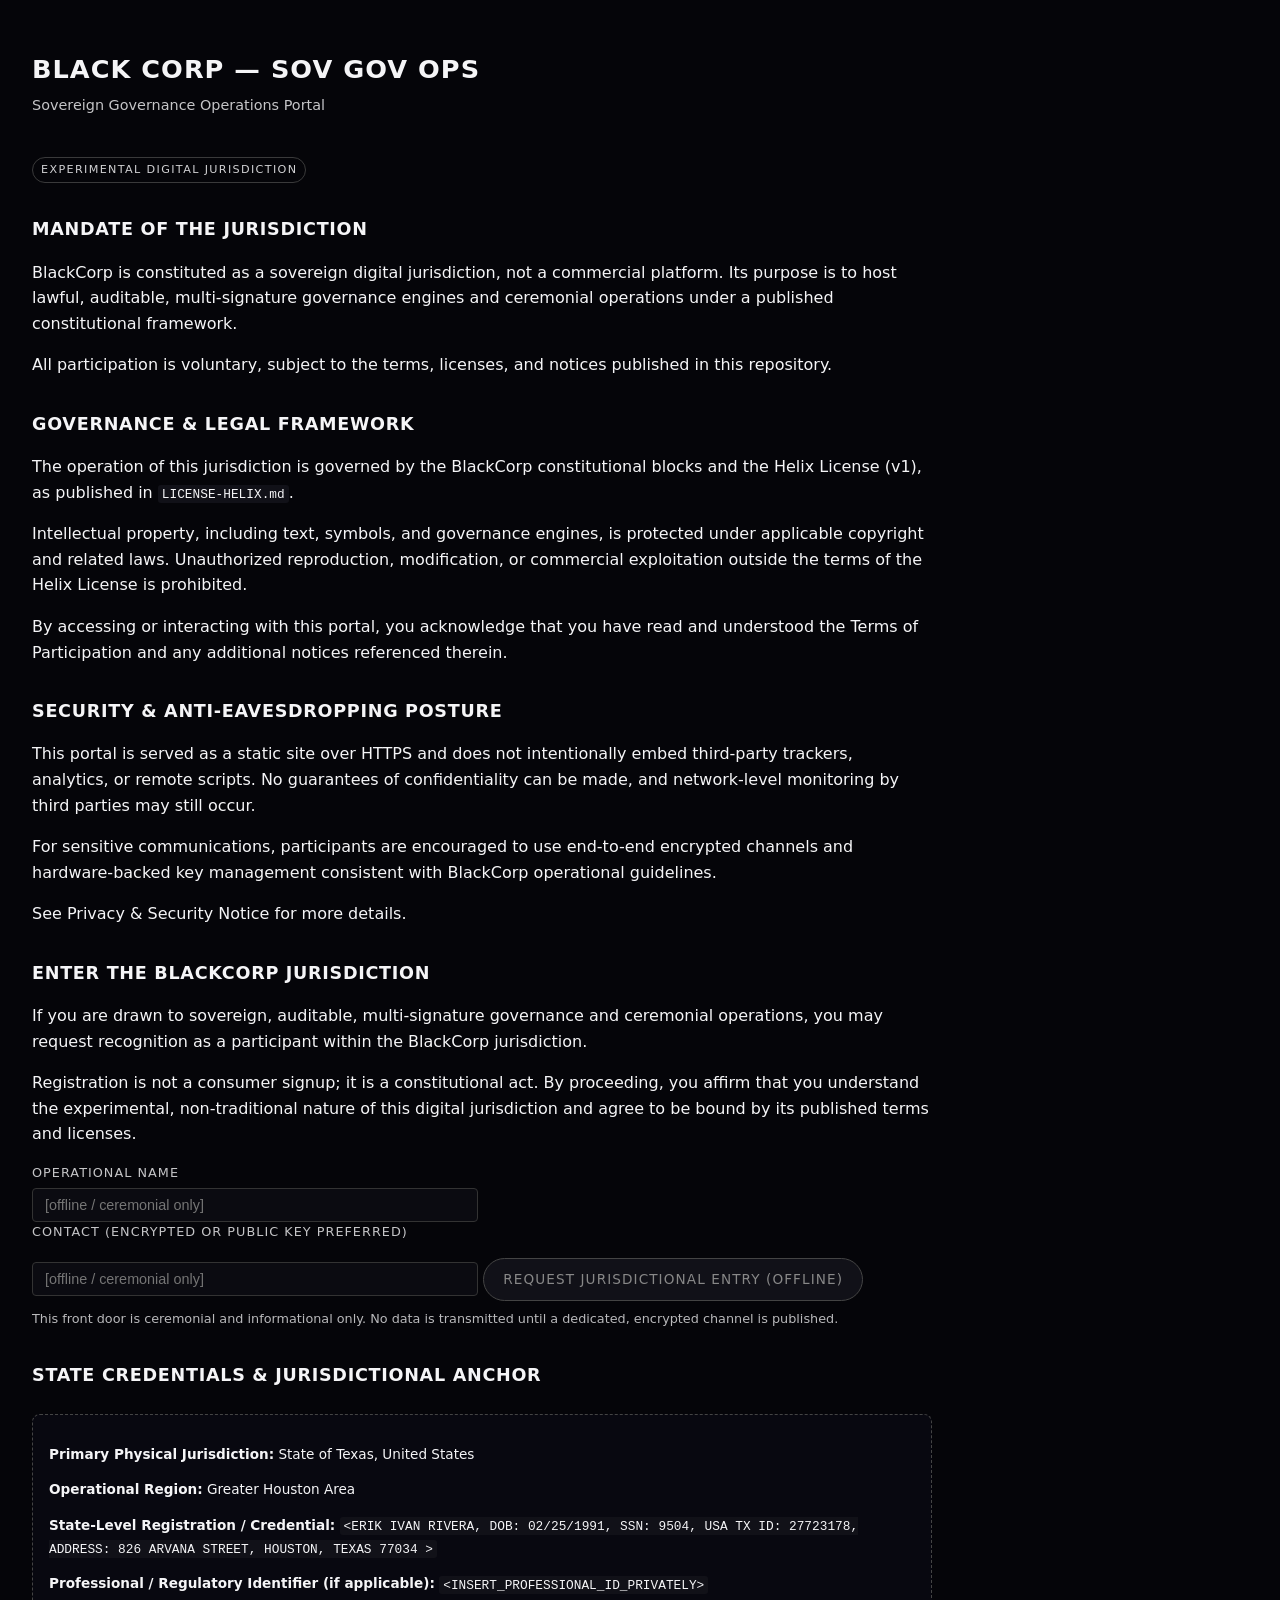
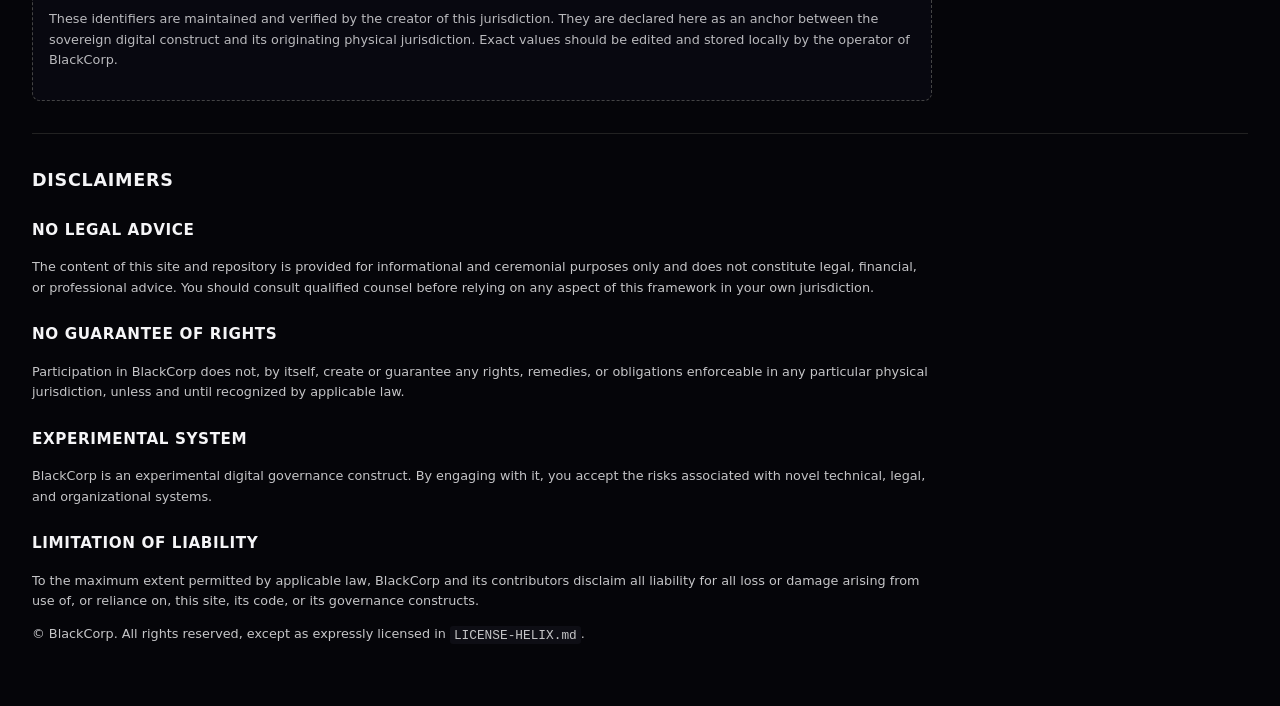
<file: docs/sov-gov-ops.html>
<!DOCTYPE html>
<html lang="en">
<head>
  <meta charset="UTF-8" />
  <title>BLACK CORP — SOV GOV OPS</title>
  <meta name="viewport" content="width=device-width, initial-scale=1" />
  <meta name="description" content="BlackCorp Sovereign Governance Operations Portal" />
  <style>
    body {
      margin: 0;
      padding: 2rem;
      font-family: system-ui, -apple-system, BlinkMacSystemFont, "Segoe UI", sans-serif;
      background: #050509;
      color: #f5f5f7;
      line-height: 1.6;
    }
    a { color: #7fd4ff; }
    h1, h2, h3 {
      font-weight: 600;
      letter-spacing: 0.04em;
      text-transform: uppercase;
    }
    h1 { font-size: 1.6rem; margin-bottom: 0.25rem; }
    h2 { font-size: 1.1rem; margin-top: 2rem; }
    h3 { font-size: 0.95rem; margin-top: 1.5rem; }
    .subtitle {
      font-size: 0.9rem;
      opacity: 0.8;
      margin-bottom: 2rem;
    }
    .section {
      max-width: 900px;
      margin-bottom: 1.75rem;
    }
    .field-label {
      display: block;
      font-size: 0.8rem;
      text-transform: uppercase;
      letter-spacing: 0.08em;
      opacity: 0.8;
      margin-bottom: 0.25rem;
    }
    .field-input {
      width: 100%;
      max-width: 420px;
      padding: 0.5rem 0.75rem;
      border-radius: 4px;
      border: 1px solid #333;
      background: #0b0b11;
      color: #f5f5f7;
      font-size: 0.9rem;
    }
    .button-disabled {
      margin-top: 0.75rem;
      padding: 0.6rem 1.2rem;
      border-radius: 999px;
      border: 1px solid #444;
      background: #111118;
      color: #888;
      font-size: 0.85rem;
      text-transform: uppercase;
      letter-spacing: 0.08em;
      cursor: not-allowed;
      display: inline-block;
    }
    .note {
      font-size: 0.8rem;
      opacity: 0.75;
      margin-top: 0.5rem;
    }
    .disclaimer {
      font-size: 0.8rem;
      opacity: 0.8;
    }
    .divider {
      border-top: 1px solid #222;
      margin: 2rem 0;
    }
    .badge {
      display: inline-block;
      font-size: 0.7rem;
      text-transform: uppercase;
      letter-spacing: 0.12em;
      padding: 0.2rem 0.5rem;
      border-radius: 999px;
      border: 1px solid #444;
      opacity: 0.85;
      margin-top: 0.5rem;
    }
    .state-block {
      margin-top: 1.5rem;
      padding: 1rem;
      border-radius: 8px;
      border: 1px dashed #444;
      background: #080810;
      font-size: 0.85rem;
    }
    code {
      font-family: "SF Mono", Menlo, Monaco, Consolas, "Liberation Mono", monospace;
      font-size: 0.8rem;
      background: #111118;
      padding: 0.1rem 0.25rem;
      border-radius: 3px;
    }
  </style>
</head>
<body>
  <header class="section">
    <h1>BLACK CORP — SOV GOV OPS</h1>
    <div class="subtitle">Sovereign Governance Operations Portal</div>
    <div class="badge">Experimental Digital Jurisdiction</div>
  </header>

  <main>
    <section class="section">
      <h2>Mandate of the Jurisdiction</h2>
      <p>
        BlackCorp is constituted as a sovereign digital jurisdiction, not a commercial platform.
        Its purpose is to host lawful, auditable, multi-signature governance engines and ceremonial
        operations under a published constitutional framework.
      </p>
      <p>
        All participation is voluntary, subject to the terms, licenses, and notices published in this repository.
      </p>
    </section>

    <section class="section">
      <h2>Governance &amp; Legal Framework</h2>
      <p>
        The operation of this jurisdiction is governed by the BlackCorp constitutional blocks and the
        Helix License (v1), as published in <code>LICENSE-HELIX.md</code>.
      </p>
      <p>
        Intellectual property, including text, symbols, and governance engines, is protected under applicable
        copyright and related laws. Unauthorized reproduction, modification, or commercial exploitation
        outside the terms of the Helix License is prohibited.
      </p>
      <p>
        By accessing or interacting with this portal, you acknowledge that you have read and understood
        the Terms of Participation and any additional notices referenced therein.
      </p>
    </section>

    <section class="section">
      <h2>Security &amp; Anti-Eavesdropping Posture</h2>
      <p>
        This portal is served as a static site over HTTPS and does not intentionally embed third-party
        trackers, analytics, or remote scripts. No guarantees of confidentiality can be made, and
        network-level monitoring by third parties may still occur.
      </p>
      <p>
        For sensitive communications, participants are encouraged to use end-to-end encrypted channels
        and hardware-backed key management consistent with BlackCorp operational guidelines.
      </p>
      <p>
        See Privacy &amp; Security Notice for more details.
      </p>
    </section>

    <section class="section">
      <h2>Enter the BlackCorp Jurisdiction</h2>
      <p>
        If you are drawn to sovereign, auditable, multi-signature governance and ceremonial operations,
        you may request recognition as a participant within the BlackCorp jurisdiction.
      </p>
      <p>
        Registration is not a consumer signup; it is a constitutional act. By proceeding, you affirm that
        you understand the experimental, non-traditional nature of this digital jurisdiction and agree to
        be bound by its published terms and licenses.
      </p>

      <label class="field-label" for="operational-name">Operational Name</label>
      <input id="operational-name" class="field-input" type="text" placeholder="[offline / ceremonial only]" disabled />

      <label class="field-label" for="contact-key">Contact (encrypted or public key preferred)</label>
      <input id="contact-key" class="field-input" type="text" placeholder="[offline / ceremonial only]" disabled />

      <div class="button-disabled">Request Jurisdictional Entry (Offline)</div>
      <div class="note">
        This front door is ceremonial and informational only. No data is transmitted until a dedicated,
        encrypted channel is published.
      </div>
    </section>

    <section class="section">
      <h2>State Credentials &amp; Jurisdictional Anchor</h2>
      <div class="state-block">
        <!--
          IMPORTANT:
          Replace the placeholders below LOCALLY with your real state credentials.
          Do NOT paste those identifiers back into any external system.
        -->
        <p><strong>Primary Physical Jurisdiction:</strong> State of Texas, United States</p>
        <p><strong>Operational Region:</strong> Greater Houston Area</p>
        <p><strong>State-Level Registration / Credential:</strong> <code>&lt;ERIK IVAN RIVERA, DOB: 02/25/1991, SSN: 9504, USA TX ID: 27723178, ADDRESS: 826 ARVANA STREET, HOUSTON, TEXAS 77034  &gt;</code></p>
        <p><strong>Professional / Regulatory Identifier (if applicable):</strong> <code>&lt;INSERT_PROFESSIONAL_ID_PRIVATELY&gt;</code></p>
        <p class="note">
          These identifiers are maintained and verified by the creator of this jurisdiction.
          They are declared here as an anchor between the sovereign digital construct and its
          originating physical jurisdiction. Exact values should be edited and stored locally
          by the operator of BlackCorp.
        </p>
      </div>
    </section>

    <div class="divider"></div>

    <section class="section">
      <h2>Disclaimers</h2>

      <h3>No Legal Advice</h3>
      <p class="disclaimer">
        The content of this site and repository is provided for informational and ceremonial purposes only
        and does not constitute legal, financial, or professional advice. You should consult qualified
        counsel before relying on any aspect of this framework in your own jurisdiction.
      </p>

      <h3>No Guarantee of Rights</h3>
      <p class="disclaimer">
        Participation in BlackCorp does not, by itself, create or guarantee any rights, remedies, or
        obligations enforceable in any particular physical jurisdiction, unless and until recognized by
        applicable law.
      </p>

      <h3>Experimental System</h3>
      <p class="disclaimer">
        BlackCorp is an experimental digital governance construct. By engaging with it, you accept the
        risks associated with novel technical, legal, and organizational systems.
      </p>

      <h3>Limitation of Liability</h3>
      <p class="disclaimer">
        To the maximum extent permitted by applicable law, BlackCorp and its contributors disclaim all
        liability for all loss or damage arising from use of, or reliance on, this site, its code, or its
        governance constructs.
      </p>

      <p class="disclaimer">
        © BlackCorp. All rights reserved, except as expressly licensed in <code>LICENSE-HELIX.md</code>.
      </p>
    </section>
  </main>
</body>
  </html>
</file>
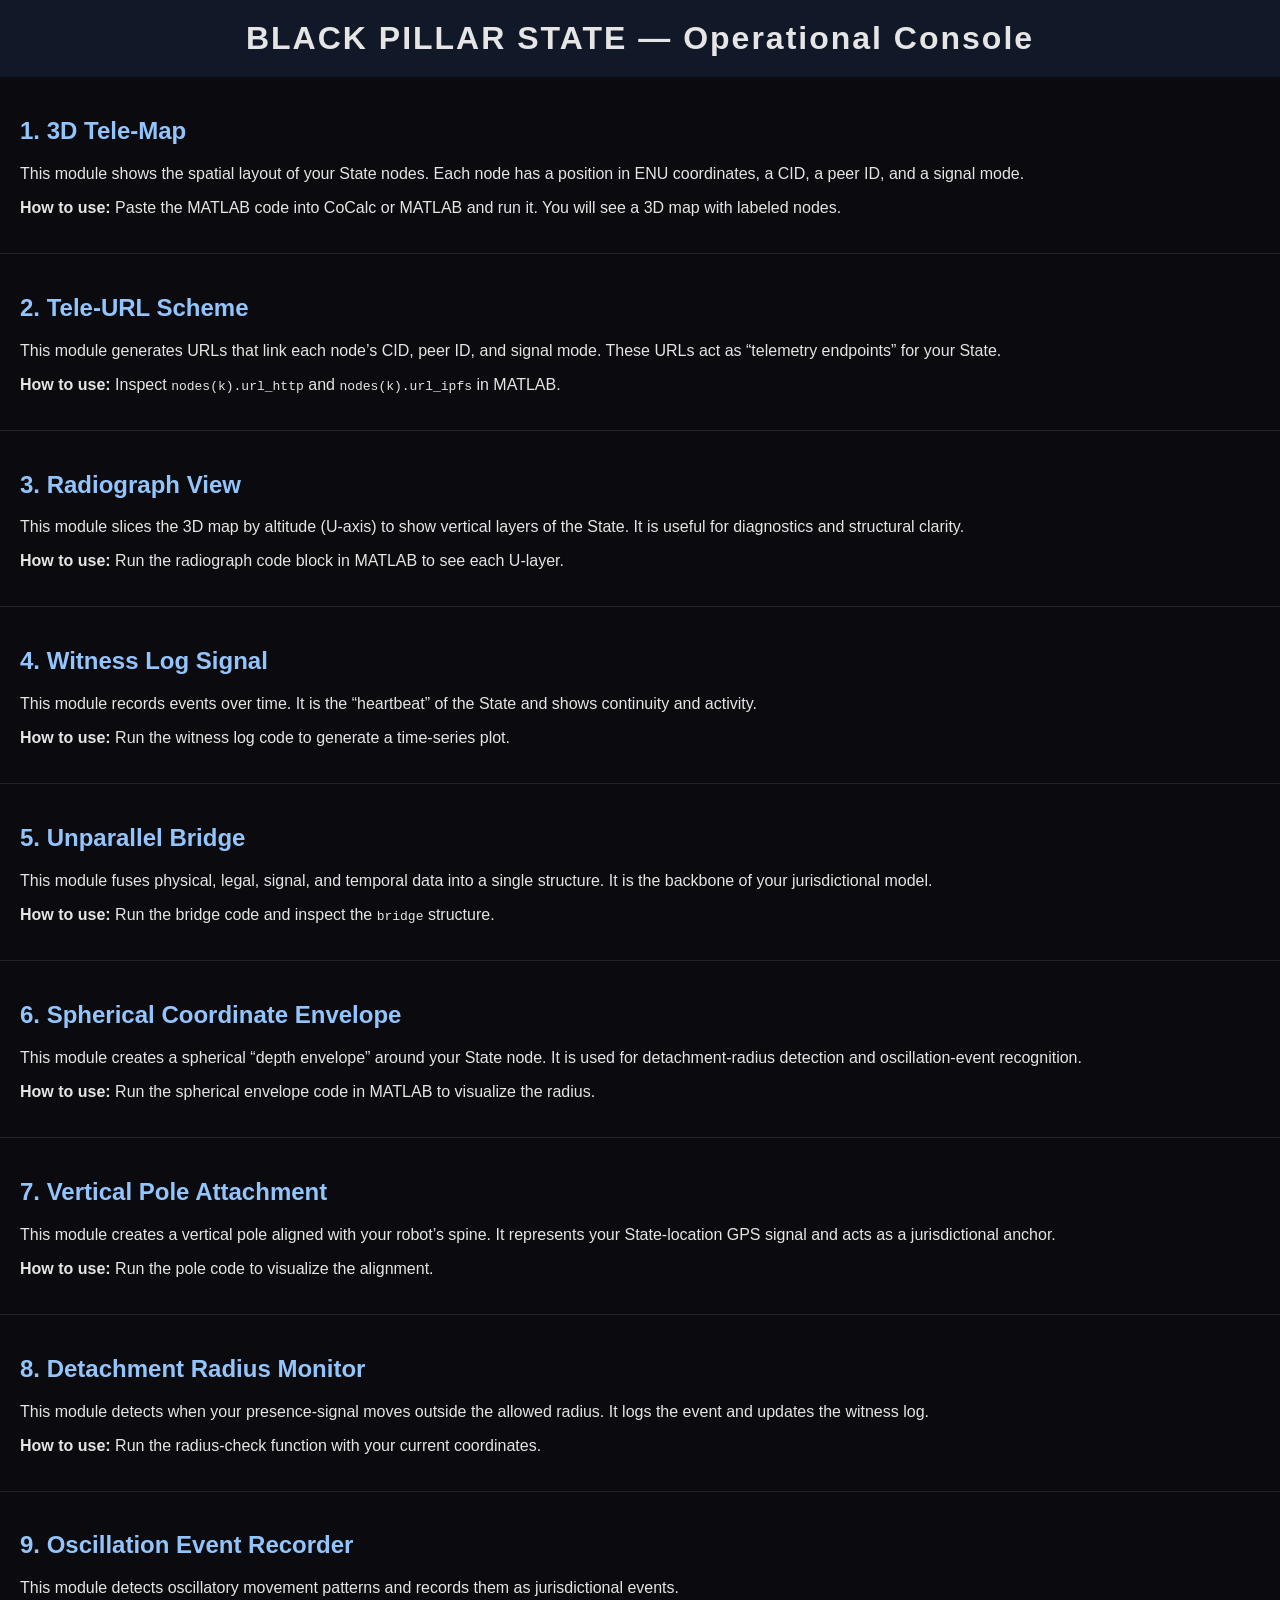
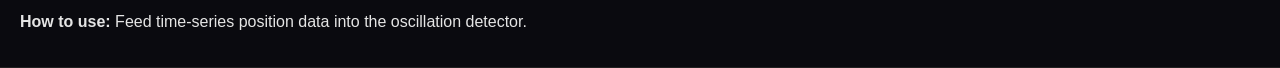
<file: docs/state.html>
<!DOCTYPE html>
<html lang="en">
<head>
<meta charset="UTF-8">
<title>BLACK PILLAR STATE — Control Surface</title>
<style>
  body { background:#0a0a0f; color:#e5e5e5; font-family:Arial, sans-serif; margin:0; }
  header { background:#111827; padding:20px; text-align:center; }
  h1 { margin:0; letter-spacing:2px; }
  section { padding:20px; border-bottom:1px solid #222; }
  h2 { color:#93c5fd; }
  pre { background:#1a1a22; padding:10px; overflow:auto; }
</style>
</head>
<body>

<header>
  <h1>BLACK PILLAR STATE — Operational Console</h1>
</header>

<section>
  <h2>1. 3D Tele‑Map</h2>
  <p>This module shows the spatial layout of your State nodes.  
     Each node has a position in ENU coordinates, a CID, a peer ID, and a signal mode.</p>
  <p><strong>How to use:</strong> Paste the MATLAB code into CoCalc or MATLAB and run it.  
     You will see a 3D map with labeled nodes.</p>
</section>

<section>
  <h2>2. Tele‑URL Scheme</h2>
  <p>This module generates URLs that link each node’s CID, peer ID, and signal mode.  
     These URLs act as “telemetry endpoints” for your State.</p>
  <p><strong>How to use:</strong> Inspect <code>nodes(k).url_http</code> and <code>nodes(k).url_ipfs</code> in MATLAB.</p>
</section>

<section>
  <h2>3. Radiograph View</h2>
  <p>This module slices the 3D map by altitude (U‑axis) to show vertical layers of the State.  
     It is useful for diagnostics and structural clarity.</p>
  <p><strong>How to use:</strong> Run the radiograph code block in MATLAB to see each U‑layer.</p>
</section>

<section>
  <h2>4. Witness Log Signal</h2>
  <p>This module records events over time.  
     It is the “heartbeat” of the State and shows continuity and activity.</p>
  <p><strong>How to use:</strong> Run the witness log code to generate a time‑series plot.</p>
</section>

<section>
  <h2>5. Unparallel Bridge</h2>
  <p>This module fuses physical, legal, signal, and temporal data into a single structure.  
     It is the backbone of your jurisdictional model.</p>
  <p><strong>How to use:</strong> Run the bridge code and inspect the <code>bridge</code> structure.</p>
</section>

<section>
  <h2>6. Spherical Coordinate Envelope</h2>
  <p>This module creates a spherical “depth envelope” around your State node.  
     It is used for detachment‑radius detection and oscillation‑event recognition.</p>
  <p><strong>How to use:</strong> Run the spherical envelope code in MATLAB to visualize the radius.</p>
</section>

<section>
  <h2>7. Vertical Pole Attachment</h2>
  <p>This module creates a vertical pole aligned with your robot’s spine.  
     It represents your State‑location GPS signal and acts as a jurisdictional anchor.</p>
  <p><strong>How to use:</strong> Run the pole code to visualize the alignment.</p>
</section>

<section>
  <h2>8. Detachment Radius Monitor</h2>
  <p>This module detects when your presence‑signal moves outside the allowed radius.  
     It logs the event and updates the witness log.</p>
  <p><strong>How to use:</strong> Run the radius‑check function with your current coordinates.</p>
</section>

<section>
  <h2>9. Oscillation Event Recorder</h2>
  <p>This module detects oscillatory movement patterns and records them as jurisdictional events.</p>
  <p><strong>How to use:</strong> Feed time‑series position data into the oscillation detector.</p>
</section>

</body>
</html>
</file>
